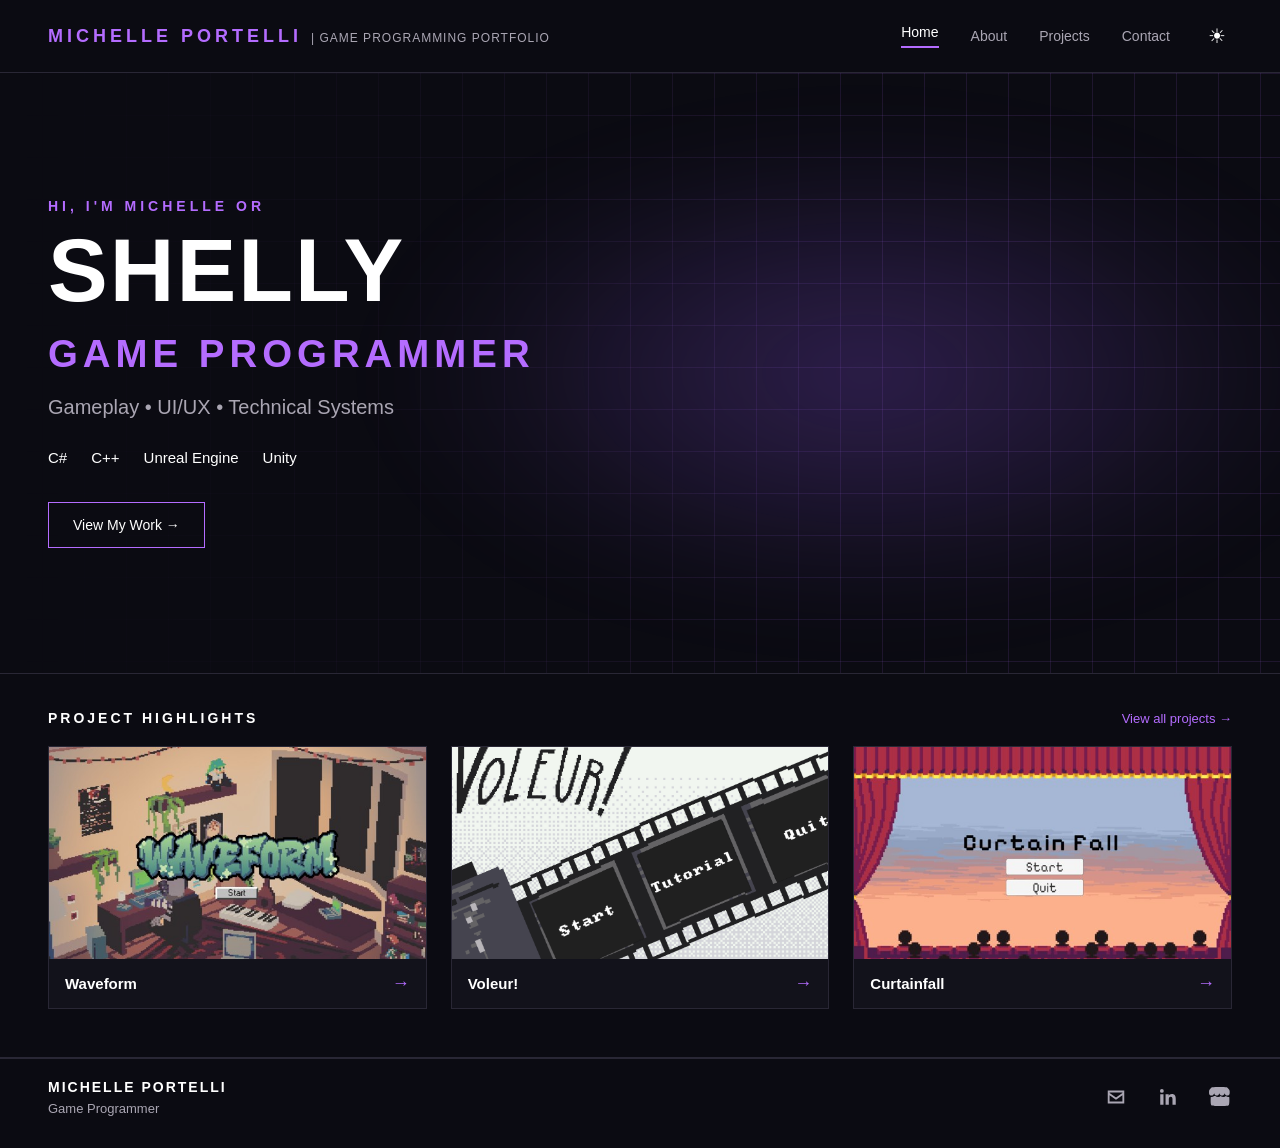
<file: index.html>
<!DOCTYPE html>
<html lang="en">

<head>
    <meta charset="UTF-8">
    <meta name="viewport" content="width=device-width, initial-scale=1.0">

    <link rel="stylesheet" href="css/base.css">
    <link rel="stylesheet" href="css/navigation.css">
    <link rel="stylesheet" href="css/hero.css">
    <link rel="stylesheet" href="css/projects.css">
    <link rel="stylesheet" href="css/footer.css">

    <title>Michelle Portelli | Game Programmer</title>
</head>

<body>

    <header id="site-header" class="site-header"></header>


    <main>

        <!-- ---------- Hero ---------- -->

        <section class="hero">

            <!-- Background Visual -->

            <div class="hero-visual" aria-hidden="true">

                <div class="hero-grid"></div>

                <div class="hero-grid-glow"></div>

            </div>


            <!-- Hero Content -->

            <div class="hero-content">

                <p class="hero-intro">
                    HI, I'M MICHELLE OR
                </p>

                <h1>SHELLY</h1>

                <h2>GAME PROGRAMMER</h2>

                <p class="hero-description">
                    Gameplay • UI/UX • Technical Systems
                </p>

                <div class="hero-skills">
                    <span>C#</span>
                    <span>C++</span>
                    <span>Unreal Engine</span>
                    <span>Unity</span>
                </div>

                <a href="projects.html" class="primary-button">
                    View My Work →
                </a>

            </div>

        </section>


        <!-- ---------- Project Highlights ---------- -->

        <section class="project-highlights">

            <div class="section-heading">

                <h2>PROJECT HIGHLIGHTS</h2>

                <a href="projects.html" class="view-all">
                    View all projects →
                </a>

            </div>


            <div class="highlight-grid">

                <!-- Waveform -->

                <a href="projects/waveform.html" class="project-card">

                    <div class="project-card-media">

                        <img
                            src="images/projects/waveform.jpg"
                            alt="Waveform"
                            class="project-image"
                        >

                        <img
                            src="images/projects/waveform.gif"
                            alt=""
                            class="project-gif"
                        >

                    </div>

                    <div class="project-card-info">
                        <span>Waveform</span>
                        <span>→</span>
                    </div>

                </a>


                <!-- Voleur -->

                <a href="projects/voleur.html" class="project-card">

                    <div class="project-card-media">

                        <img
                            src="images/projects/voleur.jpg"
                            alt="Voleur"
                            class="project-image"
                        >

                        <img
                            src="images/projects/voleur.gif"
                            alt=""
                            class="project-gif"
                        >

                    </div>

                    <div class="project-card-info">
                        <span>Voleur!</span>
                        <span>→</span>
                    </div>

                </a>


                <!-- Curtainfall -->

                <a href="projects/curtainfall.html" class="project-card">

                    <div class="project-card-media">

                        <img
                            src="images/projects/curtainfall.jpg"
                            alt="Curtainfall"
                            class="project-image"
                        >

                        <img
                            src="images/projects/curtainfall.gif"
                            alt=""
                            class="project-gif"
                        >

                    </div>

                    <div class="project-card-info">
                        <span>Curtainfall</span>
                        <span>→</span>
                    </div>

                </a>

            </div>

        </section>

    </main>


    <footer id="site-footer" class="site-footer"></footer>


    <script src="js/navigation.js"></script>
    <script src="js/footer.js"></script>
    <script src="js/theme.js"></script>

</body>

</html>
</file>
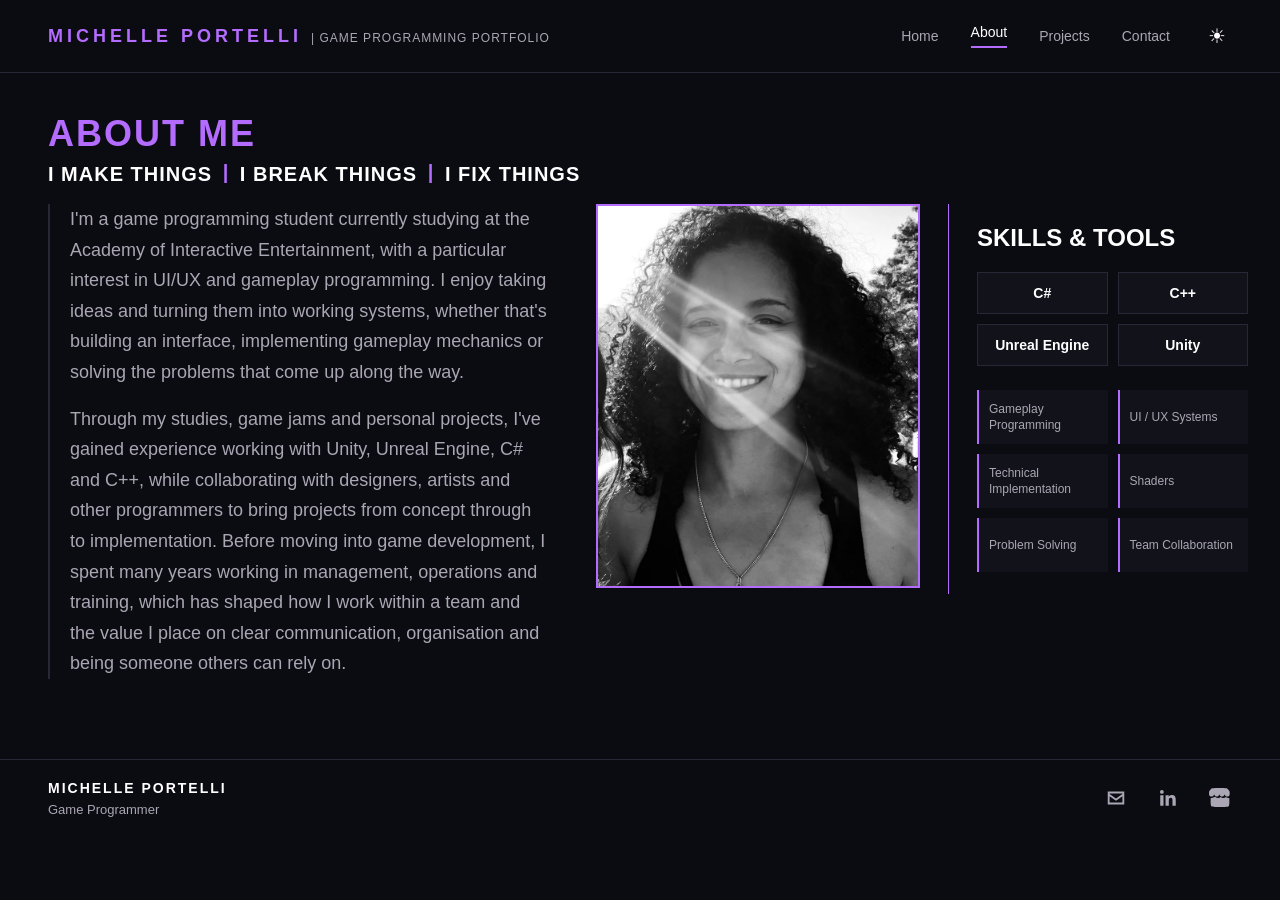
<file: about.html>
<!DOCTYPE html>
<html lang="en">

<head>
    <meta charset="UTF-8">
    <meta name="viewport" content="width=device-width, initial-scale=1.0">

    <link rel="stylesheet" href="css/base.css">
    <link rel="stylesheet" href="css/navigation.css">
    <link rel="stylesheet" href="css/about.css">
    <link rel="stylesheet" href="css/footer.css">

    <title>About | Michelle Portelli</title>
</head>

<body>

    <header id="site-header" class="site-header"></header>

<main>

    <section class="about">

        <div class="about-heading">
            <h1>ABOUT ME</h1>
               <p class="about-tagline">
                    I MAKE THINGS <span class="tagline-divider">|</span>
                    I BREAK THINGS <span class="tagline-divider">|</span>
                    I FIX THINGS
                </p>
        </div>

        <div class="about-content">

            <div class="about-bio">

                <p>
                    I'm a game programming student currently studying at the Academy of
                    Interactive Entertainment, with a particular interest in UI/UX and
                    gameplay programming. I enjoy taking ideas and turning them into working
                    systems, whether that's building an interface, implementing gameplay
                    mechanics or solving the problems that come up along the way.
                </p>

                <p>
                    Through my studies, game jams and personal projects, I've gained
                    experience working with Unity, Unreal Engine, C# and C++, while
                    collaborating with designers, artists and other programmers to bring
                    projects from concept through to implementation. Before moving into game
                    development, I spent many years working in management, operations and
                    training, which has shaped how I work within a team and the value I place
                    on clear communication, organisation and being someone others can rely on.
                </p>
            </div>

       <div class="about-side-content">

            <img
            src="images/about/profile.jpg"
            alt="Michelle Portelli"
            class="about-profile-image"
            >

        <div class="about-skills">

            <h2>SKILLS & TOOLS</h2>

        <div class="skill-tools">
            <span>C#</span>
            <span>C++</span>
            <span>Unreal Engine</span>
            <span>Unity</span>
        </div>

        <div class="skill-details">
            <span>Gameplay Programming</span>
            <span>UI / UX Systems</span>
            <span>Technical Implementation</span>
            <span>Shaders</span>
            <span>Problem Solving</span>
            <span>Team Collaboration</span>
        </div>

    </div>

</div>
</div>
        </div>
    </section>

</main>

<footer id="site-footer" class="site-footer"></footer>

<script src="js/navigation.js"></script>
<script src="js/footer.js"></script>
<script src="js/theme.js"></script>

</body>

</html>
</file>
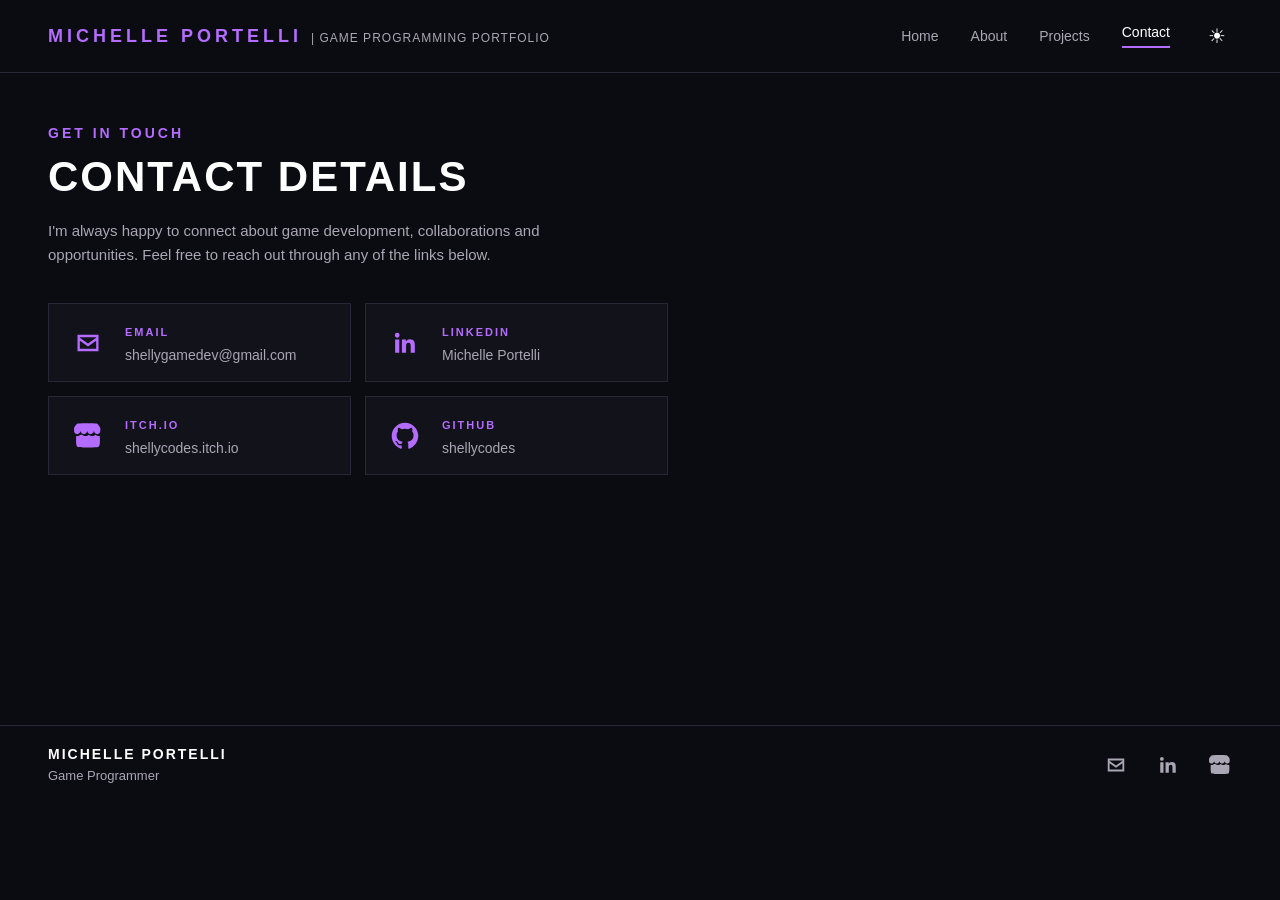
<file: contact.html>
<!DOCTYPE html>
<html lang="en">

<head>
    <meta charset="UTF-8">
    <meta name="viewport" content="width=device-width, initial-scale=1.0">

    <link rel="stylesheet" href="css/base.css">
    <link rel="stylesheet" href="css/navigation.css">
    <link rel="stylesheet" href="css/footer.css">
    <link rel="stylesheet" href="css/contact.css">

    <title>Contact | Michelle Portelli</title>
</head>

<body>

<header id="site-header" class="site-header"></header>

<main>

    <section class="contact-page">

        <!-- Contact Heading -->

        <div class="contact-heading">

            <p class="contact-label">GET IN TOUCH</p>

            <h1>CONTACT DETAILS</h1>

            <p class="contact-intro">
                I'm always happy to connect about game development,
                collaborations and opportunities. Feel free to reach out
                through any of the links below.
            </p>

        </div>


        <!-- Contact Links -->

        <div class="contact-links">

            <!-- Email -->

            <a href="mailto:YOUR-EMAIL" class="contact-item">

                <div class="contact-icon">
                    <svg viewBox="0 0 24 24" aria-hidden="true">
                        <path d="M3 5h18v14H3V5zm2 2v.5l7 5 7-5V7H5zm14 10V10l-7 5-7-5v7h14z"/>
                    </svg>
                </div>

                <div class="contact-item-text">
                    <span>EMAIL</span>
                    <p>shellygamedev@gmail.com</p>
                </div>

            </a>


            <!-- LinkedIn -->

            <a
                href="www.linkedin.com/in/shellycodes"
                class="contact-item"
                target="_blank"
                rel="noopener noreferrer">

                <div class="contact-icon">
                    <svg viewBox="0 0 24 24" aria-hidden="true">
                        <path d="M20.45 20.45h-3.56v-5.57c0-1.33-.03-3.04-1.85-3.04-1.85 0-2.14 1.45-2.14 2.94v5.67H9.34V8.98h3.42v1.57h.05c.48-.9 1.64-1.85 3.37-1.85 3.6 0 4.27 2.37 4.27 5.46v6.29zM5.32 7.41a2.07 2.07 0 1 1 0-4.14 2.07 2.07 0 0 1 0 4.14zM7.1 20.45H3.54V8.98H7.1v11.47z"/>
                    </svg>
                </div>

                <div class="contact-item-text">
                    <span>LINKEDIN</span>
                    <p>Michelle Portelli</p>
                </div>

            </a>


            <!-- Itch.io -->

            <a
                href="https://shellycodes.itch.io/"
                class="contact-item"
                target="_blank"
                rel="noopener noreferrer">

                <div class="contact-icon">
                    <svg viewBox="0 0 24 24" aria-hidden="true">
                        <path d="M3.13 1.34C2.08 1.96.04 4.29.04 5.62v2.2c0 1.39 1.3 2.61 2.67 2.61 1.58 0 2.89-1.31 2.89-2.87 0 1.56 1.27 2.87 2.85 2.87 1.59 0 2.86-1.31 2.86-2.87 0 1.56 1.29 2.87 2.87 2.87s2.85-1.31 2.85-2.87c0 1.56 1.31 2.87 2.89 2.87 1.36 0 2.64-1.22 2.64-2.61v-2.2c0-1.33-2.03-3.66-3.08-4.28C16.23.99 7.41.99 3.13 1.34zM5.57 10.96c-.64.66-1.68 1.08-2.86 1.08-.27 0-.53-.03-.78-.08-.1 1.05-.15 2.28-.15 3.77 0 2.55.18 4.63.84 5.29.68.68 3.23.83 9.38.83s8.7-.15 9.38-.83c.66-.66.84-2.74.84-5.29 0-1.49-.05-2.72-.15-3.77-.25.05-.51.08-.78.08-1.18 0-2.22-.42-2.86-1.08-.69.66-1.66 1.08-2.85 1.08-1.18 0-2.2-.42-2.87-1.08-.68.66-1.68 1.08-2.86 1.08-1.19 0-2.18-.42-2.86-1.08z"/>
                    </svg>
                </div>

                <div class="contact-item-text">
                    <span>ITCH.IO</span>
                    <p>shellycodes.itch.io</p>
                </div>

            </a>


            <!-- GitHub -->

            <a
                href="https://github.com/ShellyPQ"
                class="contact-item"
                target="_blank"
                rel="noopener noreferrer">

                <div class="contact-icon">
                    <svg viewBox="0 0 24 24" aria-hidden="true">
                        <path d="M12 .7C5.7.7.6 5.8.6 12.1c0 5 3.3 9.3 7.8 10.8.6.1.8-.3.8-.6v-2.2c-3.2.7-3.9-1.4-3.9-1.4-.5-1.3-1.3-1.7-1.3-1.7-1-.7.1-.7.1-.7 1.2.1 1.8 1.2 1.8 1.2 1 1.8 2.7 1.3 3.4 1 .1-.8.4-1.3.8-1.6-2.6-.3-5.3-1.3-5.3-5.7 0-1.3.5-2.3 1.2-3.1-.1-.3-.5-1.5.1-3.1 0 0 1-.3 3.1 1.2a10.8 10.8 0 0 1 5.7 0C17 4.7 18 5 18 5c.6 1.6.2 2.8.1 3.1.8.8 1.2 1.8 1.2 3.1 0 4.4-2.7 5.4-5.3 5.7.4.4.8 1.1.8 2.2v3.2c0 .3.2.7.8.6a11.5 11.5 0 0 0 7.8-10.8C23.4 5.8 18.3.7 12 .7z"/>
                    </svg>
                </div>

                <div class="contact-item-text">
                    <span>GITHUB</span>
                    <p>shellycodes</p>
                </div>

            </a>

        </div>

    </section>

</main>

<footer id="site-footer" class="site-footer"></footer>

<script src="js/navigation.js"></script>
<script src="js/footer.js"></script>
<script src="js/theme.js"></script>

</body>

</html>
</file>
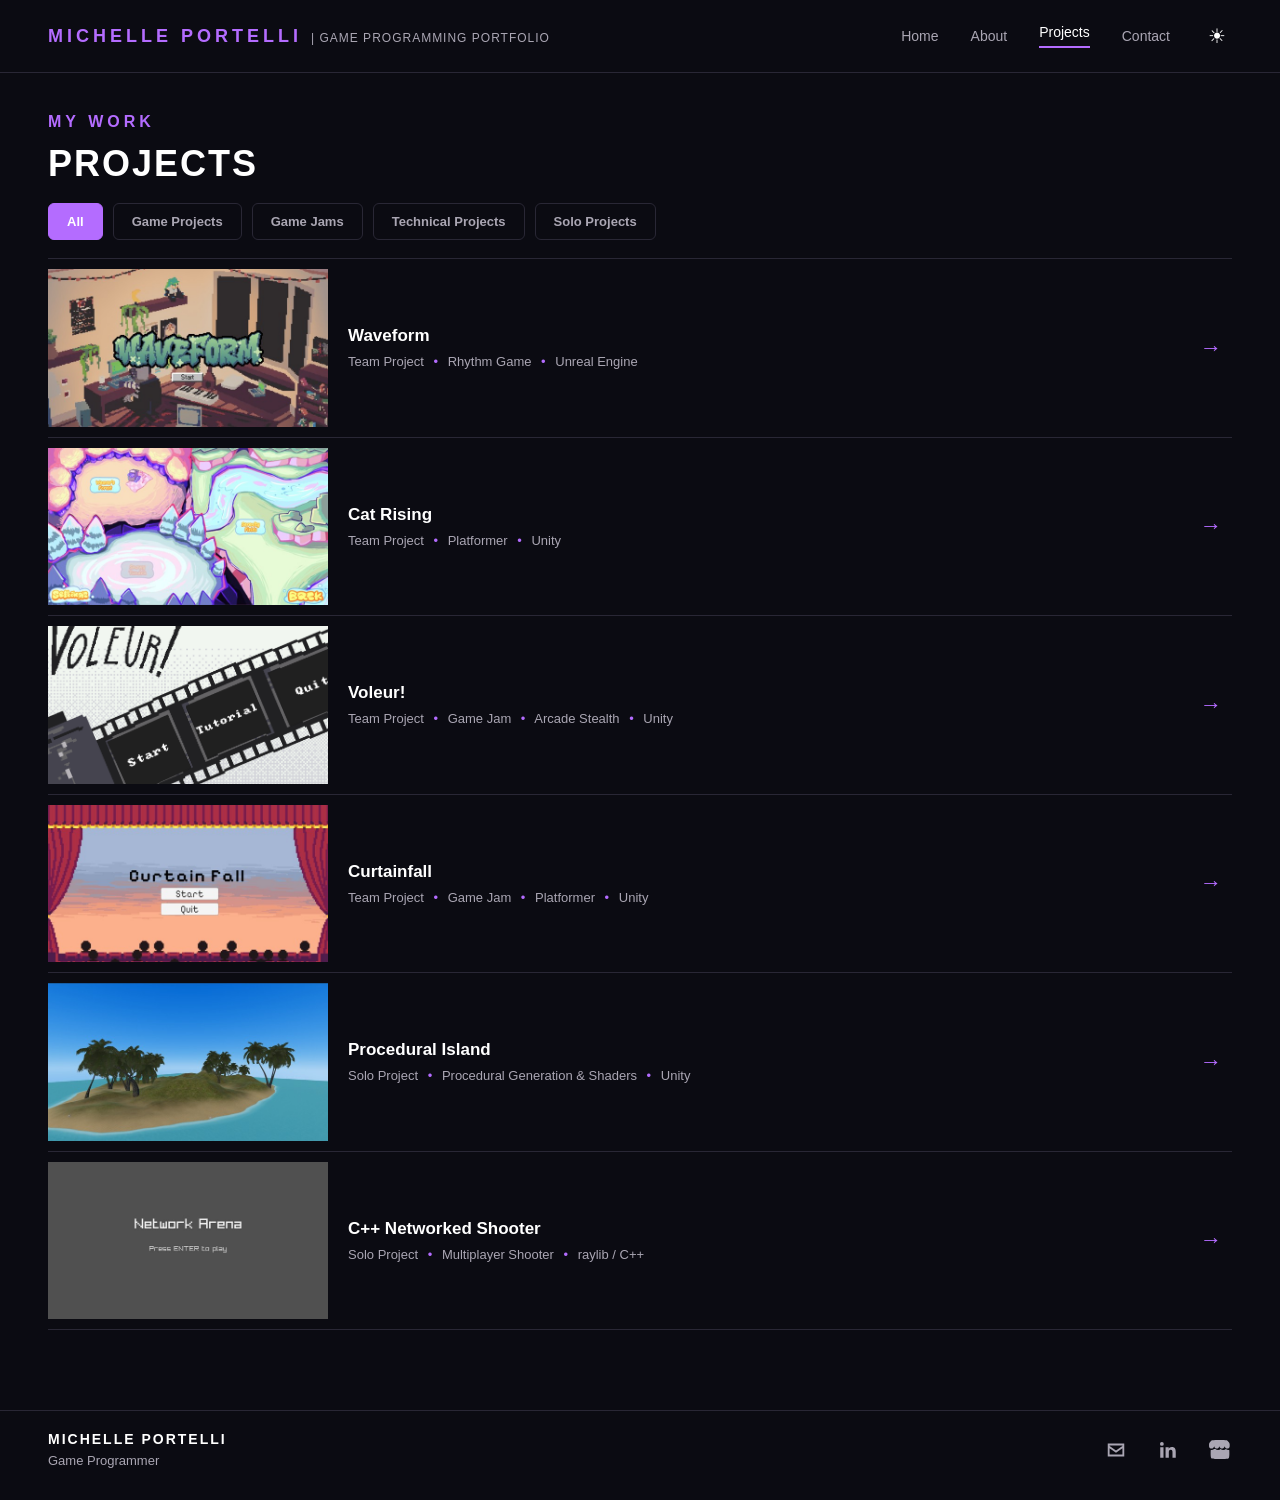
<file: projects.html>
<!DOCTYPE html>
<html lang="en">

<head>
    <meta charset="UTF-8">
    <meta name="viewport" content="width=device-width, initial-scale=1.0">

    <link rel="stylesheet" href="css/base.css">
    <link rel="stylesheet" href="css/navigation.css">
    <link rel="stylesheet" href="css/footer.css">
    <link rel="stylesheet" href="css/projects-page.css">

    <title>Projects | Michelle Portelli</title>
</head>

<body>

<header id="site-header" class="site-header"></header>

<main>

    <section class="projects-page">

        <div class="projects-heading">

            <p class="projects-label">
                MY WORK
            </p>

            <h1>PROJECTS</h1>

        </div>


        <!-- Project Filters -->

        <div class="project-filters">

            <button class="filter-button active" data-filter="all">
                All
            </button>

            <button class="filter-button" data-filter="game-project">
                Game Projects
            </button>

            <button class="filter-button" data-filter="game-jam">
                Game Jams
            </button>

            <button class="filter-button" data-filter="technical">
                Technical Projects
            </button>

            <button class="filter-button" data-filter="solo">
                Solo Projects
            </button>

        </div>


        <!-- Divider -->

        <div class="filter-divider"></div>


        <!-- Project List -->

        <div class="project-list">


            <!-- Waveform -->

            <a href="projects/waveform.html"
               class="project-row"
               data-category="game-project">

                <img
                    src="images/projects/waveform.jpg"
                    alt="Waveform"
                    class="project-row-image"
                >

                <div class="project-row-info">

                    <h3>Waveform</h3>

                    <p>
                        Team Project <span>•</span> Rhythm Game <span>•</span> Unreal Engine
                    </p>

                </div>

                <span class="project-row-arrow">→</span>

            </a>


            <!-- Cat Rising -->

            <a href="projects/cat-rising.html"
               class="project-row"
               data-category="game-project">

                <img
                    src="images/projects/cat-rising.jpg"
                    alt="Cat Rising"
                    class="project-row-image"
                >

                <div class="project-row-info">

                    <h3>Cat Rising</h3>

                    <p>
                        Team Project <span>•</span> Platformer <span>•</span> Unity
                    </p>

                </div>

                <span class="project-row-arrow">→</span>

            </a>


            <!-- Voleur -->

            <a href="projects/voleur.html"
               class="project-row"
               data-category="game-project game-jam">

                <img
                    src="images/projects/voleur.jpg"
                    alt="Voleur"
                    class="project-row-image"
                >

                <div class="project-row-info">

                    <h3>Voleur!</h3>

                    <p>
                        Team Project <span>•</span> Game Jam <span>•</span> Arcade Stealth <span>•</span> Unity
                    </p>

                </div>

                <span class="project-row-arrow">→</span>

            </a>


            <!-- Curtainfall -->

            <a href="projects/curtainfall.html"
               class="project-row"
               data-category="game-project game-jam">

                <img
                    src="images/projects/curtainfall.jpg"
                    alt="Curtainfall"
                    class="project-row-image"
                >

                <div class="project-row-info">

                    <h3>Curtainfall</h3>

                    <p>
                        Team Project <span>•</span> Game Jam <span>•</span> Platformer <span>•</span> Unity
                    </p>

                </div>

                <span class="project-row-arrow">→</span>

            </a>


            <!-- Procedural Island -->

            <a href="projects/procedural-island.html"
               class="project-row"
               data-category="technical solo">

                <img
                    src="images/projects/procedural-island.jpg"
                    alt="Procedural Island"
                    class="project-row-image"
                >

                <div class="project-row-info">

                    <h3>Procedural Island</h3>

                    <p>
                        Solo Project <span>•</span> Procedural Generation &amp; Shaders <span>•</span> Unity
                    </p>

                </div>

                <span class="project-row-arrow">→</span>

            </a>


            <!-- C++ Networked Shooter -->

            <a href="projects/cpp-networking.html"
               class="project-row"
               data-category="technical solo">

                <img
                    src="images/projects/cpp-networking.jpg"
                    alt="C++ Networked Shooter"
                    class="project-row-image"
                >

                <div class="project-row-info">

                    <h3>C++ Networked Shooter</h3>

                    <p>
                        Solo Project <span>•</span> Multiplayer Shooter <span>•</span> raylib / C++
                    </p>

                </div>

                <span class="project-row-arrow">→</span>

            </a>
        </div>

    </section>

</main>

<footer id="site-footer" class="site-footer"></footer>

<script src="js/navigation.js"></script>
<script src="js/footer.js"></script>
<script src="js/theme.js"></script>
<script src="js/projects-filter.js"></script>

</body>

</html>
</file>
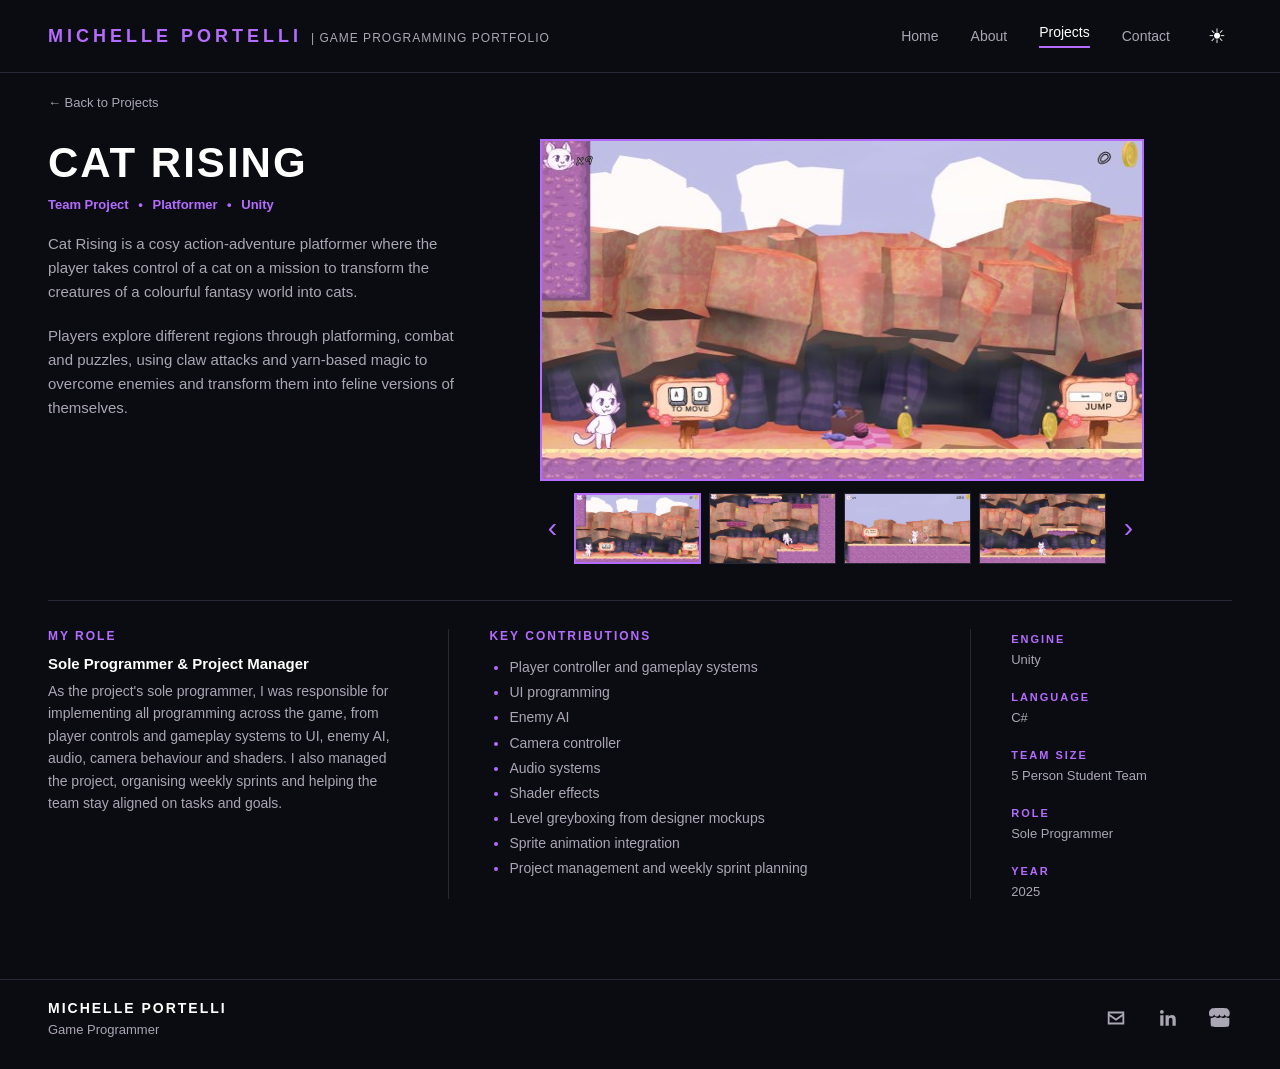
<file: projects/cat-rising.html>
<!DOCTYPE html>
<html lang="en">

<head>
    <meta charset="UTF-8">
    <meta name="viewport" content="width=device-width, initial-scale=1.0">

    <link rel="stylesheet" href="../css/base.css">
    <link rel="stylesheet" href="../css/navigation.css">
    <link rel="stylesheet" href="../css/footer.css">
    <link rel="stylesheet" href="../css/project-detail.css">

    <title>Cat Rising | Michelle Portelli</title>
</head>

<body>

<header id="site-header" class="site-header"></header>

<main>

    <section class="project-page">

        <!-- Back to Projects -->

        <div id="project-back-link"></div>


        <!-- Project Hero -->

        <div class="project-hero">

            <!-- Project Heading / Overview -->

            <div class="project-heading">

                <h1>CAT RISING</h1>

                <p class="project-meta">
                    Team Project <span>•</span>
                    Platformer <span>•</span>
                    Unity
                </p>

                <p class="project-summary">
                    Cat Rising is a cosy action-adventure platformer where the player
                    takes control of a cat on a mission to transform the creatures of
                    a colourful fantasy world into cats.
                </p>

                <p class="project-summary">
                    Players explore different regions through platforming, combat and
                    puzzles, using claw attacks and yarn-based magic to overcome enemies
                    and transform them into feline versions of themselves.
                </p>

            </div>


            <!-- Project Media -->

            <div
                id="project-media"
                class="project-media"
                data-project="cat-rising">
            </div>

        </div>


        <!-- Project Details -->

        <div class="project-details">

            <!-- My Role -->

            <div class="project-detail-section">

                <h2>MY ROLE</h2>

                <h3>Sole Programmer &amp; Project Manager</h3>

                <p>
                    As the project's sole programmer, I was responsible for
                    implementing all programming across the game, from player
                    controls and gameplay systems to UI, enemy AI, audio,
                    camera behaviour and shaders. I also managed the project,
                    organising weekly sprints and helping the team stay aligned
                    on tasks and goals.
                </p>

            </div>


            <!-- Key Contributions -->

            <div class="project-detail-section">

                <h2>KEY CONTRIBUTIONS</h2>

                <ul>
                    <li>Player controller and gameplay systems</li>
                    <li>UI programming</li>
                    <li>Enemy AI</li>
                    <li>Camera controller</li>
                    <li>Audio systems</li>
                    <li>Shader effects</li>
                    <li>Level greyboxing from designer mockups</li>
                    <li>Sprite animation integration</li>
                    <li>Project management and weekly sprint planning</li>
                </ul>

            </div>


            <!-- Project Info -->

            <div class="project-info">

                <div>
                    <span>ENGINE</span>
                    <p>Unity</p>
                </div>

                <div>
                    <span>LANGUAGE</span>
                    <p>C#</p>
                </div>

                <div>
                    <span>TEAM SIZE</span>
                    <p>5 Person Student Team</p>
                </div>

                <div>
                    <span>ROLE</span>
                    <p>Sole Programmer</p>
                </div>

                <div>
                    <span>YEAR</span>
                    <p>2025</p>
                </div>

            </div>

        </div>

    </section>

</main>

<footer id="site-footer" class="site-footer"></footer>

<script src="../js/navigation.js"></script>
<script src="../js/footer.js"></script>
<script src="../js/theme.js"></script>
<script src="../js/project-detail.js"></script>

</body>

</html>
</file>
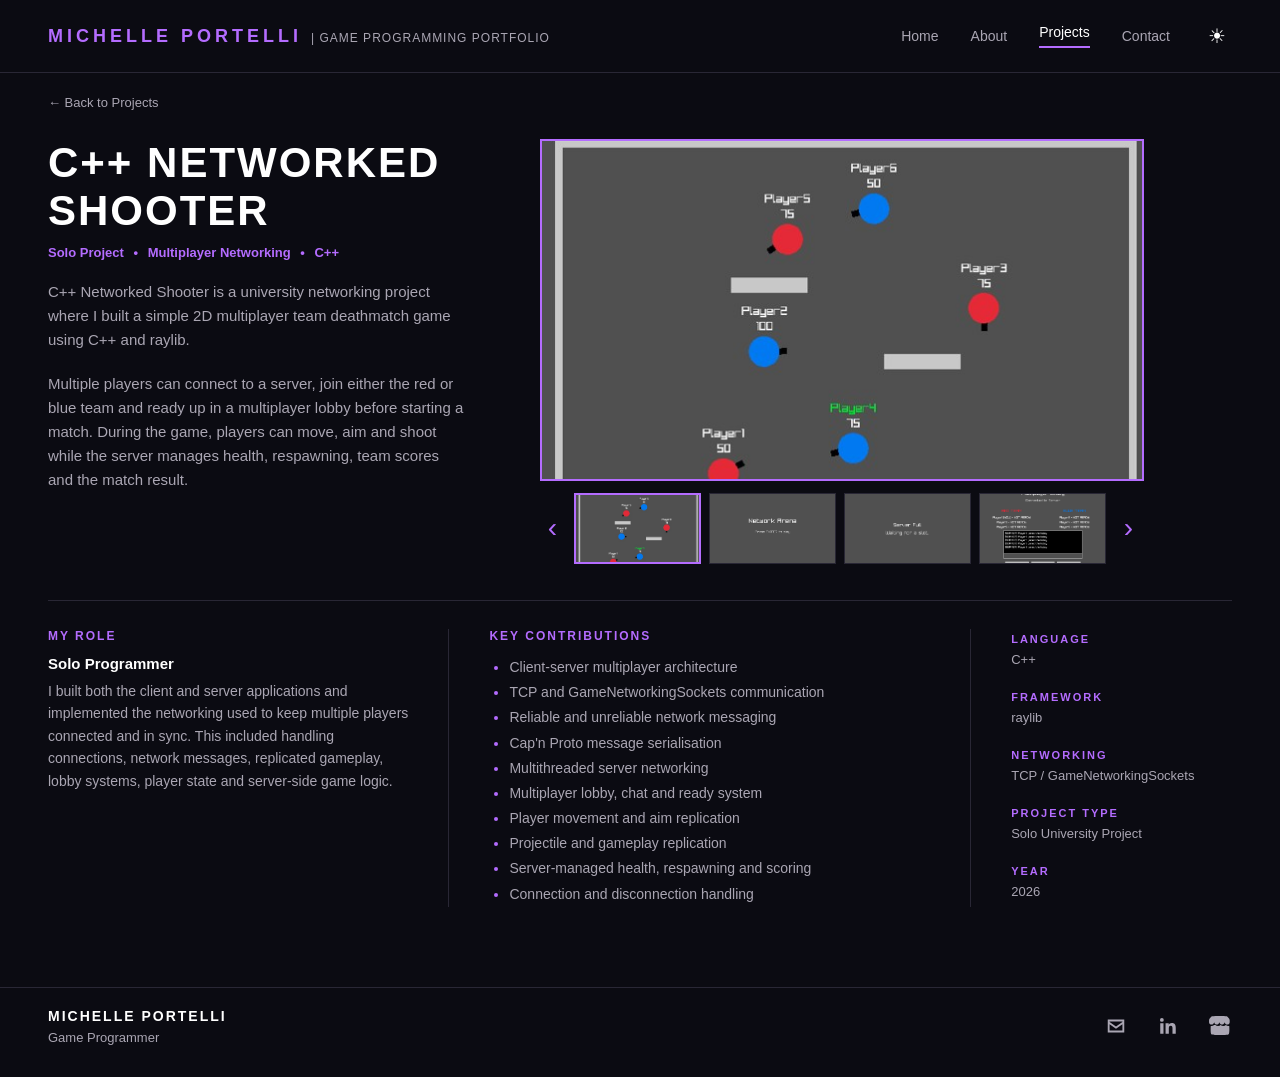
<file: projects/cpp-networking.html>
<!DOCTYPE html>
<html lang="en">

<head>
    <meta charset="UTF-8">
    <meta name="viewport" content="width=device-width, initial-scale=1.0">

    <link rel="stylesheet" href="../css/base.css">
    <link rel="stylesheet" href="../css/navigation.css">
    <link rel="stylesheet" href="../css/footer.css">
    <link rel="stylesheet" href="../css/project-detail.css">

    <title>C++ Networked Shooter | Michelle Portelli</title>
</head>

<body>

<header id="site-header" class="site-header"></header>

<main>

    <section class="project-page">

        <!-- Back to Projects -->

        <div id="project-back-link"></div>


        <!-- Project Hero -->

        <div class="project-hero">

            <!-- Project Heading / Overview -->

            <div class="project-heading">

                <h1>C++ NETWORKED SHOOTER</h1>

                <p class="project-meta">
                    Solo Project <span>•</span>
                    Multiplayer Networking <span>•</span>
                    C++
                </p>

                <p class="project-summary">
                    C++ Networked Shooter is a university networking project
                    where I built a simple 2D multiplayer team deathmatch game
                    using C++ and raylib.
                </p>

                <p class="project-summary">
                    Multiple players can connect to a server, join either the
                    red or blue team and ready up in a multiplayer lobby before
                    starting a match. During the game, players can move, aim and
                    shoot while the server manages health, respawning, team
                    scores and the match result.
                </p>

            </div>


            <!-- Project Media -->

            <div
                id="project-media"
                class="project-media"
                data-project="cpp-networking">
            </div>

        </div>


        <!-- Project Details -->

        <div class="project-details">

            <!-- My Role -->

            <div class="project-detail-section">

                <h2>MY ROLE</h2>

                <h3>Solo Programmer</h3>

                <p>
                    I built both the client and server applications and
                    implemented the networking used to keep multiple players
                    connected and in sync. This included handling connections,
                    network messages, replicated gameplay, lobby systems,
                    player state and server-side game logic.
                </p>

            </div>


            <!-- Key Contributions -->

            <div class="project-detail-section">

                <h2>KEY CONTRIBUTIONS</h2>

                <ul>
                    <li>Client-server multiplayer architecture</li>
                    <li>TCP and GameNetworkingSockets communication</li>
                    <li>Reliable and unreliable network messaging</li>
                    <li>Cap'n Proto message serialisation</li>
                    <li>Multithreaded server networking</li>
                    <li>Multiplayer lobby, chat and ready system</li>
                    <li>Player movement and aim replication</li>
                    <li>Projectile and gameplay replication</li>
                    <li>Server-managed health, respawning and scoring</li>
                    <li>Connection and disconnection handling</li>
                </ul>

            </div>


            <!-- Project Info -->

            <div class="project-info">

                <div>
                    <span>LANGUAGE</span>
                    <p>C++</p>
                </div>

                <div>
                    <span>FRAMEWORK</span>
                    <p>raylib</p>
                </div>

                <div>
                    <span>NETWORKING</span>
                    <p>TCP / GameNetworkingSockets</p>
                </div>

                <div>
                    <span>PROJECT TYPE</span>
                    <p>Solo University Project</p>
                </div>

                <div>
                    <span>YEAR</span>
                    <p>2026</p>
                </div>

            </div>

        </div>

    </section>

</main>

<footer id="site-footer" class="site-footer"></footer>

<script src="../js/navigation.js"></script>
<script src="../js/footer.js"></script>
<script src="../js/theme.js"></script>
<script src="../js/project-detail.js"></script>

</body>

</html>
</file>
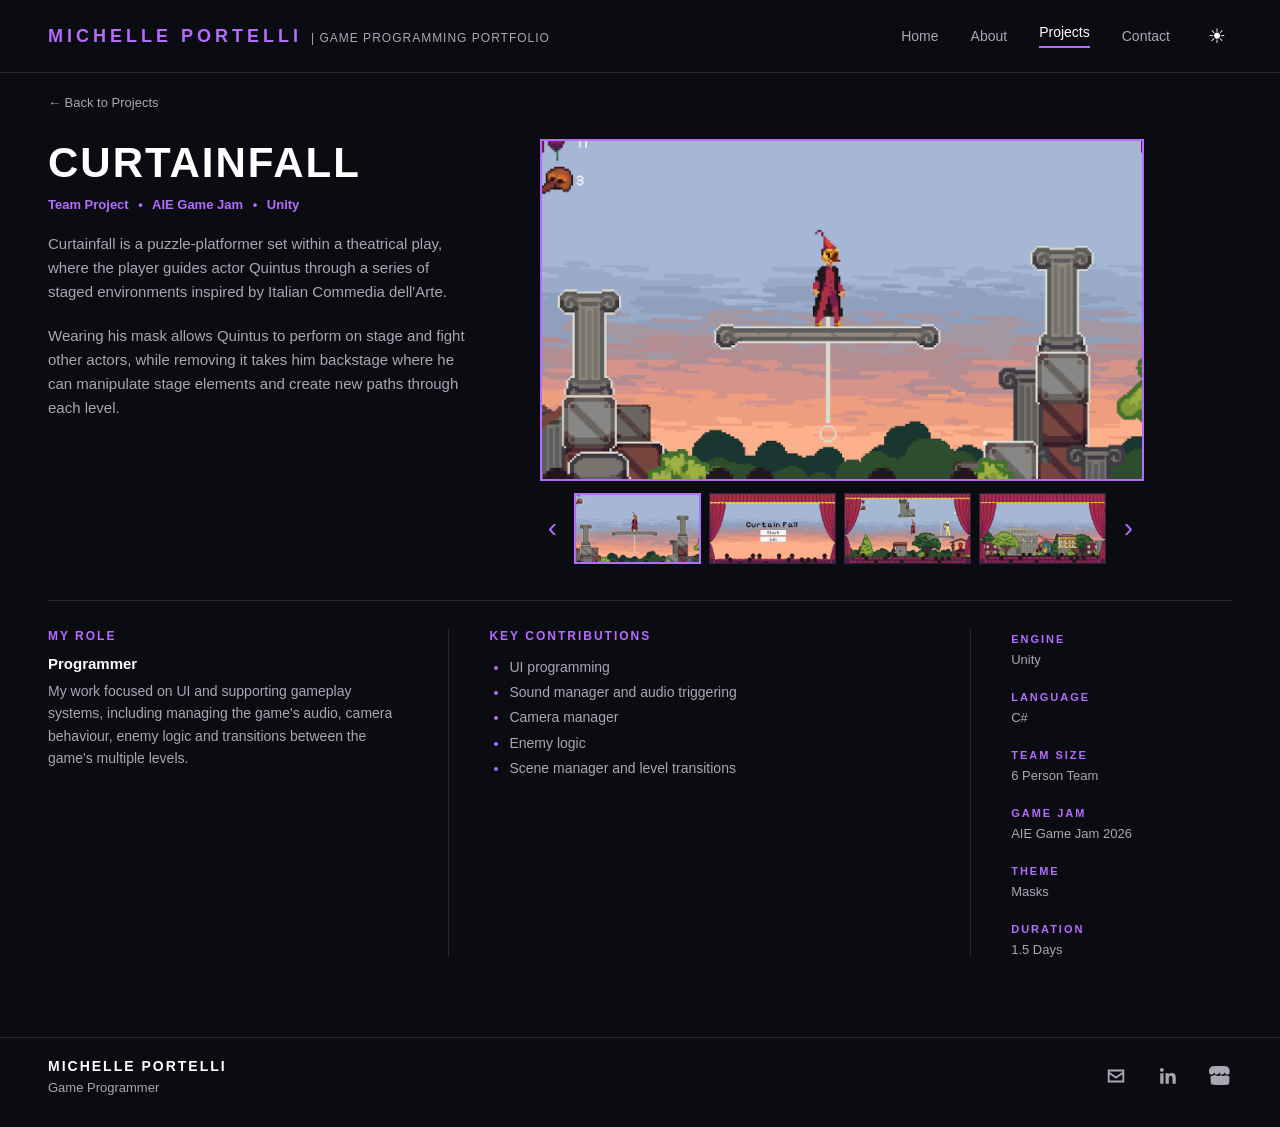
<file: projects/curtainfall.html>
<!DOCTYPE html>
<html lang="en">

<head>
    <meta charset="UTF-8">
    <meta name="viewport" content="width=device-width, initial-scale=1.0">

    <link rel="stylesheet" href="../css/base.css">
    <link rel="stylesheet" href="../css/navigation.css">
    <link rel="stylesheet" href="../css/footer.css">
    <link rel="stylesheet" href="../css/project-detail.css">

    <title>Curtainfall | Michelle Portelli</title>
</head>

<body>

<header id="site-header" class="site-header"></header>

<main>

    <section class="project-page">

        <!-- Back to Projects -->

        <div id="project-back-link"></div>


        <!-- Project Hero -->

        <div class="project-hero">

            <!-- Project Heading / Overview -->

            <div class="project-heading">

                <h1>CURTAINFALL</h1>

                <p class="project-meta">
                    Team Project <span>•</span>
                    AIE Game Jam <span>•</span>
                    Unity
                </p>

                <p class="project-summary">
                    Curtainfall is a puzzle-platformer set within a theatrical play,
                    where the player guides actor Quintus through a series of staged
                    environments inspired by Italian Commedia dell'Arte.
                </p>

                <p class="project-summary">
                    Wearing his mask allows Quintus to perform on stage and fight other
                    actors, while removing it takes him backstage where he can manipulate
                    stage elements and create new paths through each level.
                </p>

            </div>


            <!-- Project Media -->

            <div
                id="project-media"
                class="project-media"
                data-project="curtainfall">
            </div>

        </div>


        <!-- Project Details -->

        <div class="project-details">

            <!-- My Role -->

            <div class="project-detail-section">

                <h2>MY ROLE</h2>

                <h3>Programmer</h3>

                <p>
                    My work focused on UI and supporting gameplay systems, including
                    managing the game's audio, camera behaviour, enemy logic and
                    transitions between the game's multiple levels.
                </p>

            </div>


            <!-- Key Contributions -->

            <div class="project-detail-section">

                <h2>KEY CONTRIBUTIONS</h2>

                <ul>
                    <li>UI programming</li>
                    <li>Sound manager and audio triggering</li>
                    <li>Camera manager</li>
                    <li>Enemy logic</li>
                    <li>Scene manager and level transitions</li>
                </ul>

            </div>


            <!-- Project Info -->

            <div class="project-info">

                <div>
                    <span>ENGINE</span>
                    <p>Unity</p>
                </div>

                <div>
                    <span>LANGUAGE</span>
                    <p>C#</p>
                </div>

                <div>
                    <span>TEAM SIZE</span>
                    <p>6 Person Team</p>
                </div>

                <div>
                    <span>GAME JAM</span>
                    <p>AIE Game Jam 2026</p>
                </div>

                <div>
                    <span>THEME</span>
                    <p>Masks</p>
                </div>

                <div>
                    <span>DURATION</span>
                    <p>1.5 Days</p>
                </div>

            </div>

        </div>

    </section>

</main>

<footer id="site-footer" class="site-footer"></footer>

<script src="../js/navigation.js"></script>
<script src="../js/footer.js"></script>
<script src="../js/theme.js"></script>
<script src="../js/project-detail.js"></script>

</body>

</html>
</file>
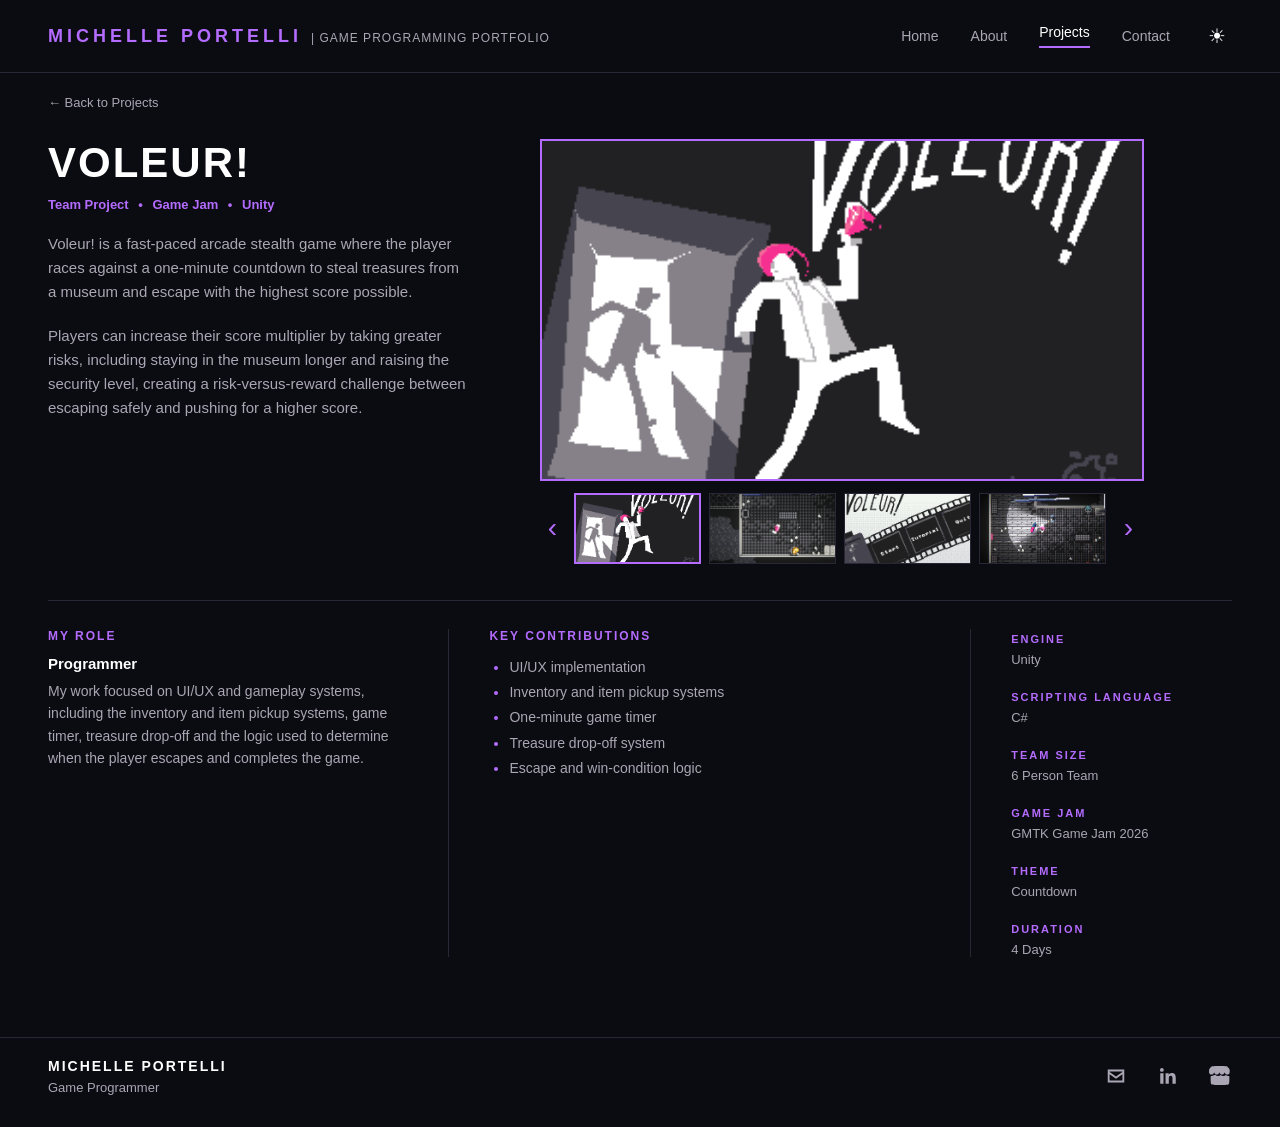
<file: projects/voleur.html>
<!DOCTYPE html>
<html lang="en">

<head>
    <meta charset="UTF-8">
    <meta name="viewport" content="width=device-width, initial-scale=1.0">

    <link rel="stylesheet" href="../css/base.css">
    <link rel="stylesheet" href="../css/navigation.css">
    <link rel="stylesheet" href="../css/footer.css">
    <link rel="stylesheet" href="../css/project-detail.css">

    <title>Voleur! | Michelle Portelli</title>
</head>

<body>

<header id="site-header" class="site-header"></header>

<main>

    <section class="project-page">

        <!-- Back to Projects -->

        <div id="project-back-link"></div>


        <!-- Project Hero -->

        <div class="project-hero">

            <!-- Project Heading / Overview -->

            <div class="project-heading">

                <h1>VOLEUR!</h1>

                <p class="project-meta">
                    Team Project <span>•</span>
                    Game Jam <span>•</span>
                    Unity
                </p>

                <p class="project-summary">
                    Voleur! is a fast-paced arcade stealth game where the player races
                    against a one-minute countdown to steal treasures from a museum
                    and escape with the highest score possible.
                </p>

                <p class="project-summary">
                    Players can increase their score multiplier by taking greater risks,
                    including staying in the museum longer and raising the security level,
                    creating a risk-versus-reward challenge between escaping safely and
                    pushing for a higher score.
                </p>

            </div>


            <!-- Project Media -->

            <div
                id="project-media"
                class="project-media"
                data-project="voleur">
            </div>

        </div>


        <!-- Project Details -->

        <div class="project-details">

            <!-- My Role -->

         <div class="project-detail-section">

             <h2>MY ROLE</h2>

                <h3>Programmer</h3>

                    <p>
                        My work focused on UI/UX and gameplay systems, including the
                        inventory and item pickup systems, game timer, treasure drop-off
                        and the logic used to determine when the player escapes and
                        completes the game.
                    </p>

        </div>

            <!-- Key Contributions -->

            <div class="project-detail-section">

                <h2>KEY CONTRIBUTIONS</h2>

                <ul>
                    <li>UI/UX implementation</li>
                    <li>Inventory and item pickup systems</li>
                    <li>One-minute game timer</li>
                    <li>Treasure drop-off system</li>
                    <li>Escape and win-condition logic</li>
                </ul>

            </div>


            <!-- Project Info -->

            <div class="project-info">

                <div>
                    <span>ENGINE</span>
                    <p>Unity</p>
                </div>

                <div>
                    <span>SCRIPTING LANGUAGE</span>
                    <p>C#</p>
                </div>

                <div>
                    <span>TEAM SIZE</span>
                    <p>6 Person Team</p>
                </div>

                <div>
                    <span>GAME JAM</span>
                    <p>GMTK Game Jam 2026</p>
                </div>

                <div>
                    <span>THEME</span>
                    <p>Countdown</p>
                </div>

                <div>
                    <span>DURATION</span>
                    <p>4 Days</p>
                </div>

            </div>

        </div>

    </section>

</main>

<footer id="site-footer" class="site-footer"></footer>

<script src="../js/navigation.js"></script>
<script src="../js/footer.js"></script>
<script src="../js/theme.js"></script>
<script src="../js/project-detail.js"></script>

</body>

</html>
</file>
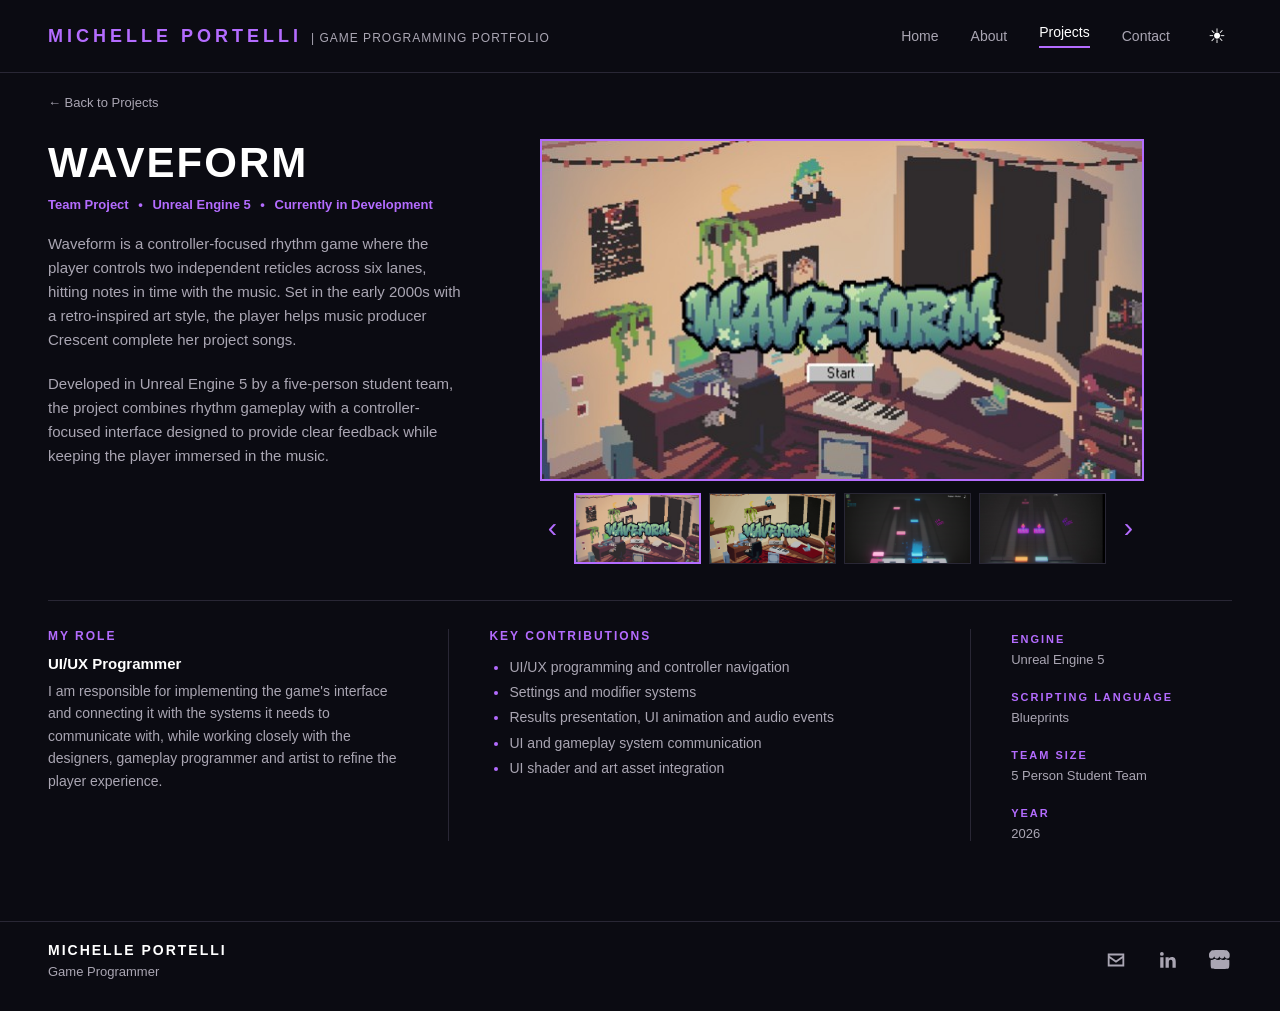
<file: projects/waveform.html>
<!DOCTYPE html>
<html lang="en">

<head>
    <meta charset="UTF-8">
    <meta name="viewport" content="width=device-width, initial-scale=1.0">

    <link rel="stylesheet" href="../css/base.css">
    <link rel="stylesheet" href="../css/navigation.css">
    <link rel="stylesheet" href="../css/footer.css">
    <link rel="stylesheet" href="../css/project-detail.css">

    <title>Waveform | Michelle Portelli</title>
</head>

<body>

<header id="site-header" class="site-header"></header>

<main>

    <section class="project-page">

        <!-- Back to Projects -->

        <div id="project-back-link"></div>


        <!-- Project Hero -->

        <div class="project-hero">

            <!-- Project Heading / Overview -->

            <div class="project-heading">

                <h1>WAVEFORM</h1>

                <p class="project-meta">
                    Team Project <span>•</span>
                    Unreal Engine 5 <span>•</span>
                    Currently in Development
                </p>

                <p class="project-summary">
                    Waveform is a controller-focused rhythm game where the player
                    controls two independent reticles across six lanes, hitting notes
                    in time with the music. Set in the early 2000s with a retro-inspired
                    art style, the player helps music producer Crescent complete her
                    project songs.
                </p>

                <p class="project-summary">
                    Developed in Unreal Engine 5 by a five-person student team, the
                    project combines rhythm gameplay with a controller-focused interface
                    designed to provide clear feedback while keeping the player immersed
                    in the music.
                </p>

            </div>


            <!-- Project Media -->

            <div
                id="project-media"
                class="project-media"
                data-project="waveform">
            </div>

        </div>


        <!-- Project Details -->

        <div class="project-details">

            <!-- My Role -->

            <div class="project-detail-section">

                <h2>MY ROLE</h2>

                <h3>UI/UX Programmer</h3>

                <p>
                    I am responsible for implementing the game's interface and
                    connecting it with the systems it needs to communicate with,
                    while working closely with the designers, gameplay programmer
                    and artist to refine the player experience.
                </p>

            </div>


            <!-- Key Contributions -->

            <div class="project-detail-section">

                <h2>KEY CONTRIBUTIONS</h2>

                <ul>
                    <li>UI/UX programming and controller navigation</li>
                    <li>Settings and modifier systems</li>
                    <li>Results presentation, UI animation and audio events</li>
                    <li>UI and gameplay system communication</li>
                    <li>UI shader and art asset integration</li>
                </ul>

            </div>


            <!-- Project Info -->

            <div class="project-info">

                <div>
                    <span>ENGINE</span>
                    <p>Unreal Engine 5</p>
                </div>

                <div>
                    <span>SCRIPTING LANGUAGE</span>
                    <p>Blueprints</p>
                </div>

                <div>
                    <span>TEAM SIZE</span>
                    <p>5 Person Student Team</p>
                </div>

                <div>
                    <span>YEAR</span>
                    <p>2026</p>
                </div>

            </div>

        </div>

    </section>

</main>

<footer id="site-footer" class="site-footer"></footer>

<script src="../js/navigation.js"></script>
<script src="../js/footer.js"></script>
<script src="../js/theme.js"></script>
<script src="../js/project-detail.js"></script>

</body>

</html>
</file>
<file: css/base.css>
:root {
    --background: #f7f7fb;
    --surface: #ffffff;
    --text: #17151d;
    --text-muted: #6f6a78;
    --accent: #9b5cff;
    --border: #dedbe5;
}

[data-theme="dark"] {
    --background: #0b0b12;
    --surface: #12121b;
    --text: #ffffff;
    --text-muted: #aaa6b3;
    --accent: #b46cff;
    --border: #292735;
}

body {
    margin: 0;

    background-color: var(--background);
    color: var(--text);

    font-family: Arial, Helvetica, sans-serif;
}
</file>
<file: css/navigation.css>
.site-header {
    border-bottom: 1px solid var(--border);
}

.navbar {
    height: 72px;
    padding: 0 48px;

    display: flex;
    align-items: center;
    justify-content: space-between;
}

.logo {
    color: var(--accent);
    font-size: 18px;
    font-weight: 800;
    letter-spacing: 4px;
    text-decoration: none;
}

.nav-links {
    display: flex;
    align-items: center;
    gap: 32px;
}

.nav-links a {
    color: var(--text-muted);
    font-size: 14px;
    text-decoration: none;
}

.nav-links a:hover {
    color: var(--accent);
}

.nav-links a.active {
    color: var(--text);
    border-bottom: 2px solid var(--accent);
    padding-bottom: 6px;
}

.theme-toggle {
    border: 0;
    background: transparent;
    color: var(--text);
    font-size: 20px;
    cursor: pointer;
}

.logo-subtitle {
    color: var(--text-muted);
    font-size: 12px;
    font-weight: 400;
    letter-spacing: 1px;
}
</file>
<file: css/hero.css>
/* ---------- Hero ---------- */

.hero {
    position: relative;

    height: 600px;
    padding: 0 48px;

    display: flex;
    align-items: center;

    overflow: hidden;

    border-bottom: 1px solid var(--border);
}


/* ---------- Hero Content ---------- */

.hero-content {
    position: relative;
    z-index: 2;

    width: 50%;
    max-width: 650px;

    display: flex;
    flex-direction: column;
    justify-content: center;

    padding-right: 40px;
}

.hero-intro {
    margin: 0 0 14px;

    color: var(--accent);
    font-size: 14px;
    font-weight: 600;
    letter-spacing: 4px;
}

.hero h1 {
    margin: 0;

    color: var(--text);
    font-size: clamp(64px, 7vw, 110px);
    font-weight: 800;
    line-height: 0.95;
    letter-spacing: 2px;
}

.hero h2 {
    margin: 18px 0 0;

    color: var(--accent);
    font-size: clamp(24px, 3vw, 40px);
    font-weight: 700;
    letter-spacing: 5px;
}

.hero-description {
    margin: 20px 0 0;

    color: var(--text-muted);
    font-size: 20px;
}


/* ---------- Hero Skills ---------- */

.hero-skills {
    margin-top: 30px;

    display: flex;
    flex-wrap: wrap;
    gap: 24px;

    color: var(--text);
    font-size: 15px;
}


/* ---------- Hero Button ---------- */

.primary-button {
    display: inline-block;
    align-self: flex-start;

    margin-top: 36px;
    padding: 14px 24px;

    border: 1px solid var(--accent);

    color: var(--text);
    text-decoration: none;
    font-size: 14px;

    transition: 0.2s ease;
}

.primary-button:hover {
    background-color: var(--accent);
    color: white;
}


/* ---------- Hero Background Visual ---------- */

.hero-visual {
    position: absolute;
    inset: 0;

    z-index: 0;

    overflow: hidden;

    pointer-events: none;
}


/* ---------- Purple Grid ---------- */

.hero-grid {
    position: absolute;
    inset: 0;

    background-image:
        linear-gradient(
            rgba(180, 108, 255, 0.12) 1px,
            transparent 1px
        ),
        linear-gradient(
            90deg,
            rgba(180, 108, 255, 0.12) 1px,
            transparent 1px
        );

    background-size: 42px 42px;

    /*
        Keep the grid strongest on the right,
        then gradually fade it towards the text.
    */

    mask-image: linear-gradient(
        to right,
        transparent 0%,
        rgba(0, 0, 0, 0.15) 18%,
        rgba(0, 0, 0, 0.45) 40%,
        black 70%,
        black 100%
    );

    -webkit-mask-image: linear-gradient(
        to right,
        transparent 0%,
        rgba(0, 0, 0, 0.15) 18%,
        rgba(0, 0, 0, 0.45) 40%,
        black 70%,
        black 100%
    );
}


/* ---------- Purple Glow ---------- */

.hero-grid-glow {
    position: absolute;

    top: 50%;
    right: -5%;

    width: 75%;
    height: 85%;

    transform: translateY(-50%);

    border-radius: 50%;

    background:
        radial-gradient(
            ellipse at center,
            rgba(155, 92, 255, 0.24) 0%,
            rgba(155, 92, 255, 0.12) 35%,
            rgba(155, 92, 255, 0.04) 55%,
            transparent 75%
        );

    filter: blur(30px);

    animation: grid-glow 6s ease-in-out infinite;
}


/* ---------- Glow Animation ---------- */

@keyframes grid-glow {

    0%,
    100% {
        opacity: 0.55;

        transform:
            translateY(-50%)
            scale(0.95);
    }

    50% {
        opacity: 0.9;

        transform:
            translateY(-50%)
            scale(1.05);
    }
}
</file>
<file: css/projects.css>
/* ---------- Project Highlights ---------- */

.project-highlights {
    padding: 36px 48px 48px;

    border-bottom: 1px solid var(--border);
}


/* ---------- Section Heading ---------- */

.section-heading {
    display: flex;
    align-items: center;
    justify-content: space-between;

    margin-bottom: 20px;
}

.section-heading h2 {
    margin: 0;

    color: var(--text);
    font-size: 14px;
    font-weight: 700;
    letter-spacing: 3px;
}

.view-all {
    color: var(--accent);
    font-size: 13px;
    text-decoration: none;

    transition: 0.2s ease;
}

.view-all:hover {
    color: var(--text);
}


/* ---------- Highlight Grid ---------- */

.highlight-grid {
    display: grid;
    grid-template-columns: repeat(3, 1fr);
    gap: 24px;
}


/* ---------- Project Card ---------- */

.project-card {
    overflow: hidden;

    border: 1px solid var(--border);
    background-color: var(--surface);

    color: var(--text);
    text-decoration: none;

    transition:
        transform 0.2s ease,
        border-color 0.2s ease;
}

.project-card:hover {
    transform: translateY(-4px);
    border-color: var(--accent);
}


/* ---------- Project Card Media ---------- */

.project-card-media {
    position: relative;

    width: 100%;
    aspect-ratio: 16 / 9;

    overflow: hidden;

    background-color: var(--surface);
}

.project-card-media img {
    width: 100%;
    height: 100%;

    object-fit: cover;
    display: block;
}


/* ---------- Static Image ---------- */

.project-card-media .project-image {
    position: absolute;
    inset: 0;

    z-index: 2;

    width: 100%;
    height: 100%;

    object-fit: cover;

    opacity: 1;

    transition: opacity 0.25s ease;
}


/* ---------- Hover GIF ---------- */

.project-card-media .project-gif {
    position: absolute;
    inset: 0;

    z-index: 1;

    width: 100%;
    height: 100%;

    object-fit: cover;
}


/* Show GIF when hovering card */

.project-card:hover .project-image {
    opacity: 0;
}


/* ---------- Project Card Info ---------- */

.project-card-info {
    padding: 14px 16px;

    display: flex;
    align-items: center;
    justify-content: space-between;

    color: var(--text);
    font-size: 15px;
    font-weight: 600;
}

.project-card-info span:last-child {
    color: var(--accent);
    font-size: 18px;

    transition: transform 0.2s ease;
}


/* ---------- Card Arrow Hover ---------- */

.project-card:hover .project-card-info span:last-child {
    transform: translateX(4px);
}
</file>
<file: css/footer.css>
.site-footer {
    padding: 20px 48px 32px;

    border-top: 1px solid var(--border);
    background-color: var(--background);
}

.footer-content {
    display: flex;
    align-items: center;
    justify-content: space-between;
}

.footer-left {
    display: flex;
    flex-direction: column;
    gap: 6px;
}

.footer-name {
    color: var(--text);
    font-size: 14px;
    font-weight: 700;
    letter-spacing: 2px;
}

.footer-role {
    color: var(--text-muted);
    font-size: 13px;
}

.footer-links {
    display: flex;
    gap: 28px;
}

.footer-links a {
    color: var(--text-muted);
    font-size: 13px;
    text-decoration: none;
}

.footer-links a:hover {
    color: var(--accent);
}

.footer-icon {
    display: flex;
    align-items: center;
    justify-content: center;

    width: 24px;
    height: 24px;

    color: var(--text-muted);
}

.footer-icon svg {
    width: 22px;
    height: 22px;

    fill: currentColor;
}

.footer-icon:hover {
    color: var(--accent);
}
</file>
<file: css/about.css>
.about {
    padding: 40px 48px 80px;
}

/* ---------- About Heading ---------- */
.about-heading h1 {
    margin: 0;

    color: var(--accent);
    font-size: 36px;
    font-weight: 800;
    letter-spacing: 2px;
}

.about-tagline {
    margin: 8px 0 0;

    color: var(--text);
    font-size: 20px;
    font-weight: 700;
    letter-spacing: 1px;
}

.tagline-divider {
    color: var(--accent);

    display: inline-block;
    transform: translateY(-2px);

    margin: 0 4px;
}

/* ---------- About Content ---------- */
.about-content {
    margin-top: 18px;

    display: grid;
    grid-template-columns: minmax(500px, 650px) auto;
    gap: 48px;
    align-items: start;
}

.about-side-content {
    display: flex;
    align-items: flex-start;
    gap: 28px;
}

.about-skills {
    width: 300px;
    height: 390px;

    padding-left: 28px;
    border-left: 1px solid var(--accent);

    box-sizing: border-box;
}

.about-bio {
    padding-left: 20px;
    border-left: 2px solid var(--border);

    transition: border-color 0.2s ease;
}

.about-bio:hover {
    border-left-color: var(--accent);
}


.about-content p {
    margin: 0;

    color: var(--text-muted);
    font-size: 18px;
    line-height: 1.7;
}

.about-content p + p {
    margin-top: 16px;
}

.about-profile-image {
    width: 320px;
    height: 380px;

    object-fit: cover;
    object-position: center;

    border: 2px solid var(--accent);
}

.skill-tools {
    margin-top: 20px;

    display: grid;
    grid-template-columns: repeat(2, 1fr);
    gap: 10px;
}

.skill-tools span {
    padding: 12px 16px;

    border: 1px solid var(--border);
    background-color: var(--surface);

    color: var(--text);
    font-size: 14px;
    font-weight: 700;
    text-align: center;

    white-space: nowrap;

    transition: 0.2s ease;
}

.skill-tools span:hover {
    border-color: var(--accent);
    transform: translateY(-2px);
}

.skill-details {
    margin-top: 24px;

    display: grid;
    grid-template-columns: repeat(2, 1fr);
    gap: 10px;
}

.skill-details span {
    min-height: 38px;
    padding: 8px 10px;

    display: flex;
    align-items: center;

    border-left: 2px solid var(--accent);
    background-color: var(--surface);

    color: var(--text-muted);
    font-size: 12px;
    line-height: 1.35;

    transition: 0.2s ease;
}

.skill-details span:hover {
    color: var(--text);
    background-color: var(--background);
    border-left-width: 4px;
}
</file>
<file: css/contact.css>
/* ---------- Contact Page ---------- */

.contact-page {
    min-height: 520px;
    padding: 52px 48px 80px;
}


/* ---------- Contact Heading ---------- */

.contact-heading {
    max-width: 620px;
}

.contact-label {
    margin: 0 0 12px;

    color: var(--accent);
    font-size: 14px;
    font-weight: 700;
    letter-spacing: 3px;
}

.contact-heading h1 {
    margin: 0;

    color: var(--text);
    font-size: 42px;
    font-weight: 800;
    letter-spacing: 2px;
}

.contact-intro {
    max-width: 520px;
    margin: 18px 0 0;

    color: var(--text-muted);
    font-size: 15px;
    line-height: 1.6;
}


/* ---------- Contact Links ---------- */

.contact-links {
    max-width: 620px;
    margin-top: 36px;

    display: grid;
    grid-template-columns: repeat(2, 1fr);
    gap: 14px;
}


/* ---------- Contact Item ---------- */

.contact-item {
    padding: 18px 20px;

    display: flex;
    align-items: center;
    gap: 18px;

    border: 1px solid var(--border);
    background-color: var(--surface);

    color: var(--text);
    text-decoration: none;

    transition:
        transform 0.2s ease,
        border-color 0.2s ease;
}

.contact-item:hover {
    transform: translateY(-3px);
    border-color: var(--accent);
}


/* ---------- Contact Icons ---------- */

.contact-icon {
    width: 38px;
    height: 38px;

    flex-shrink: 0;

    display: flex;
    align-items: center;
    justify-content: center;
}

.contact-icon svg {
    width: 28px;
    height: 28px;

    fill: var(--accent);
}


/* ---------- Contact Item Text ---------- */

.contact-item-text span {
    color: var(--accent);
    font-size: 11px;
    font-weight: 700;
    letter-spacing: 2px;
}

.contact-item-text p {
    margin: 7px 0 0;

    color: var(--text-muted);
    font-size: 14px;
}

.contact-item:hover .contact-item-text p {
    color: var(--text);
}
</file>
<file: css/projects-page.css>
.projects-page {
    padding: 40px 48px 80px;
}


/* ---------- Projects Heading ---------- */

.projects-heading h1 {
    margin: 0;

    color: var(--text);
    font-size: 36px;
    font-weight: 800;
    letter-spacing: 2px;
}

.projects-label {
    margin: 0 0 12px;

    color: var(--accent);
    font-size: 16px;
    font-weight: 700;
    letter-spacing: 4px;
}

.projects-description {
    margin: 8px 0 0;

    color: var(--text-muted);
    font-size: 15px;
    font-weight: 400;
    letter-spacing: 0;
}


/* ---------- Project Filters ---------- */

.project-filters {
    margin-top: 18px;

    display: flex;
    gap: 10px;
}

.filter-button {
    padding: 10px 18px;

    border: 1px solid var(--border);
    border-radius: 6px;

    background-color: transparent;

    color: var(--text-muted);
    font-size: 13px;
    font-weight: 600;

    cursor: pointer;
    transition: 0.2s ease;
}

.filter-button:hover {
    color: var(--text);
    border-color: var(--accent);
}

.filter-button.active {
    background-color: var(--accent);
    border-color: var(--accent);
    color: white;
}

.filter-divider {
    width: 100%;
    height: 1px;

    margin-top: 18px;

    background-color: var(--border);
}


/* ---------- Project List ---------- */

.project-list {
    margin-top: 0;
}

.project-row {
    min-height: 124px;
    padding: 10px 0;

    display: grid;
    grid-template-columns: 280px 1fr auto;
    align-items: center;
    gap: 20px;

    border-bottom: 1px solid var(--border);

    color: var(--text);
    text-decoration: none;

    transition: 0.2s ease;
}

.project-row-image {
    width: 280px;
    aspect-ratio: 16 / 9;

    object-fit: cover;
    display: block;
}

.project-row-info h3 {
    margin: 0;

    font-size: 17px;
    font-weight: 700;
}

.project-row-info p {
    margin: 8px 0 0;

    color: var(--text-muted);
    font-size: 13px;
}

.project-row-info p span {
    margin: 0 6px;

    color: var(--accent);
}

.project-row-arrow {
    padding-right: 10px;

    color: var(--accent);
    font-size: 22px;

    transition: transform 0.2s ease;
}

.project-row:hover {
    background-color: var(--surface);
}

.project-row:hover .project-row-arrow {
    transform: translateX(5px);
}

.project-row.hidden {
    display: none;
}
</file>
<file: css/project-detail.css>
/* ---------- Project Page ---------- */

.project-page {
    padding: 20px 48px 80px;
}


/* ---------- Back Link ---------- */

.back-link {
    color: var(--text-muted);
    font-size: 13px;
    text-decoration: none;

    transition: 0.2s ease;
}

.back-link:hover {
    color: var(--accent);
}


/* ---------- Project Hero ---------- */

.project-hero {
    margin-top: 28px;

    display: grid;
    grid-template-columns: 1fr 1.6fr;
    gap: 60px;

    align-items: start;
}


/* ---------- Project Heading ---------- */

.project-heading {
    margin-top: 0;
}

.project-heading h1 {
    margin: 0;

    color: var(--text);
    font-size: 42px;
    font-weight: 800;
    letter-spacing: 2px;
}

.project-heading .project-meta {
    margin: 10px 0 0;

    color: var(--accent);
    font-size: 13px;
    font-weight: 600;
}

.project-heading .project-meta span {
    margin: 0 6px;
}


/* ---------- Project Summary ---------- */

.project-heading .project-summary {
    max-width: 420px;
    margin: 20px 0 0;

    color: var(--text-muted);
    font-size: 15px;
    font-weight: 400;
    line-height: 1.6;
}


/* ---------- Project Media ---------- */

.project-media {
    margin-top: 0;
}

.project-media-main {
    width: 100%;
    max-width: 600px;
    aspect-ratio: 16 / 9;

    overflow: hidden;

    border: 2px solid var(--accent);
    background-color: var(--surface);
}

.project-media-main img {
    width: 100%;
    height: 100%;

    object-fit: cover;
    display: block;
}


/* ---------- Thumbnail Carousel ---------- */

.project-thumbnail-carousel {
    width: 100%;
    max-width: 600px;
    margin-top: 12px;

    display: flex;
    align-items: center;
    gap: 10px;
}

.project-media-thumbnails {
    flex: 1;

    display: flex;
    gap: 8px;

    overflow: hidden;
}

.media-thumbnail {
    width: calc((100% - 24px) / 4);
    flex-shrink: 0;

    aspect-ratio: 16 / 9;
    padding: 0;

    overflow: hidden;

    border: 1px solid var(--border);
    background: none;

    cursor: pointer;
}

.media-thumbnail img {
    width: 100%;
    height: 100%;

    object-fit: cover;
    display: block;
}

.media-thumbnail.active {
    border: 2px solid var(--accent);
}


/* ---------- Thumbnail Arrows ---------- */

.thumbnail-arrow {
    width: 24px;
    flex-shrink: 0;

    padding: 0;

    border: 0;
    background: transparent;

    color: var(--accent);
    font-size: 28px;

    cursor: pointer;
}

.thumbnail-arrow:hover {
    color: var(--text);
}


/* ---------- Project Details ---------- */

.project-details {
    margin-top: 36px;
    padding-top: 28px;

    display: grid;
    grid-template-columns: 1fr 1.2fr 0.55fr;
    gap: 40px;

    border-top: 1px solid var(--border);
}


/* ---------- Detail Sections ---------- */

.project-detail-section {
    padding-right: 40px;

    border-right: 1px solid var(--border);
}

.project-detail-section h2 {
    margin: 0 0 12px;

    color: var(--accent);
    font-size: 12px;
    font-weight: 700;
    letter-spacing: 2px;
}

.project-detail-section h3 {
    margin: 0 0 8px;

    color: var(--text);
    font-size: 15px;
    font-weight: 600;
}

.project-detail-section p {
    max-width: 420px;
    margin: 0;

    color: var(--text-muted);
    font-size: 14px;
    line-height: 1.6;
}


/* ---------- Contributions ---------- */

.project-detail-section ul {
    margin: 0;
    padding-left: 20px;

    color: var(--text-muted);
    font-size: 14px;
    line-height: 1.8;
}

.project-detail-section li::marker {
    color: var(--accent);
}


/* ---------- Project Info ---------- */

.project-info {
    display: flex;
    flex-direction: column;
    gap: 20px;
}

.project-info span {
    color: var(--accent);
    font-size: 11px;
    font-weight: 700;
    letter-spacing: 2px;
}

.project-info p {
    margin: 5px 0 0;

    color: var(--text-muted);
    font-size: 13px;
}
</file>
